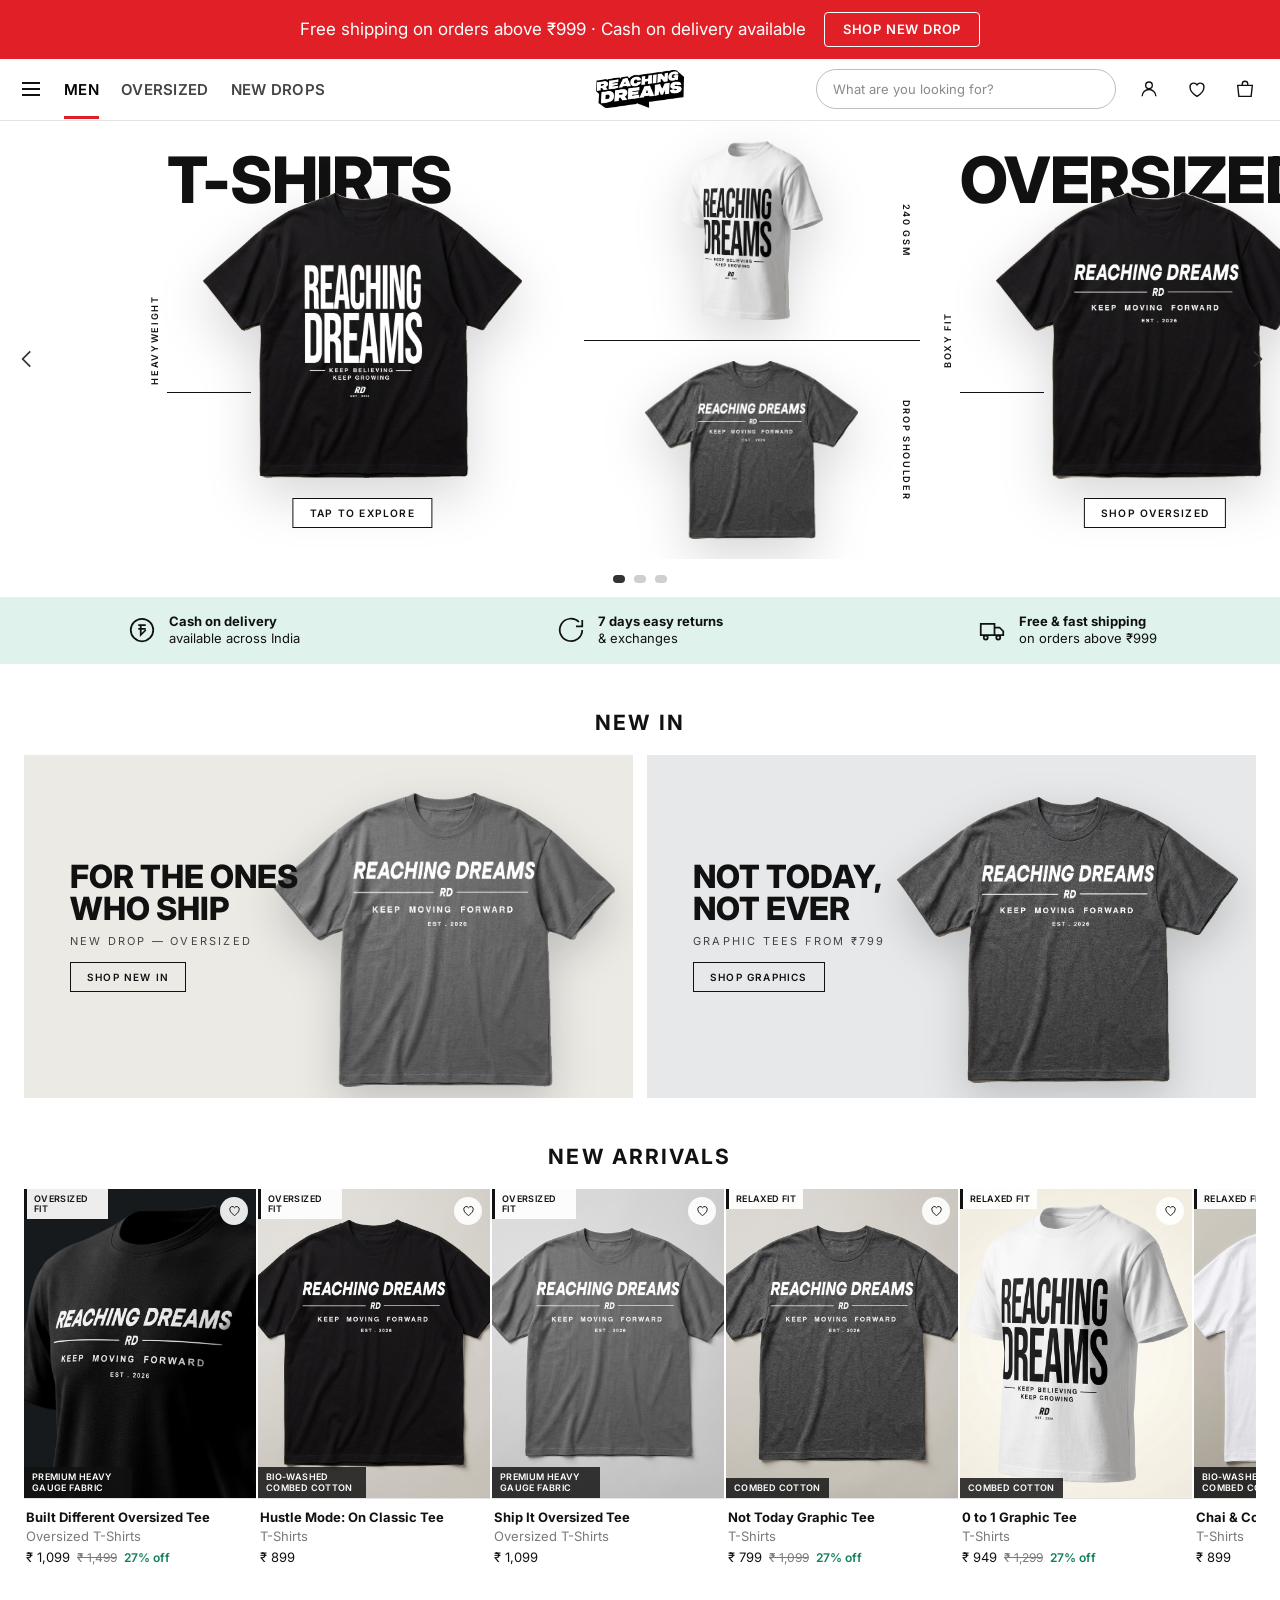
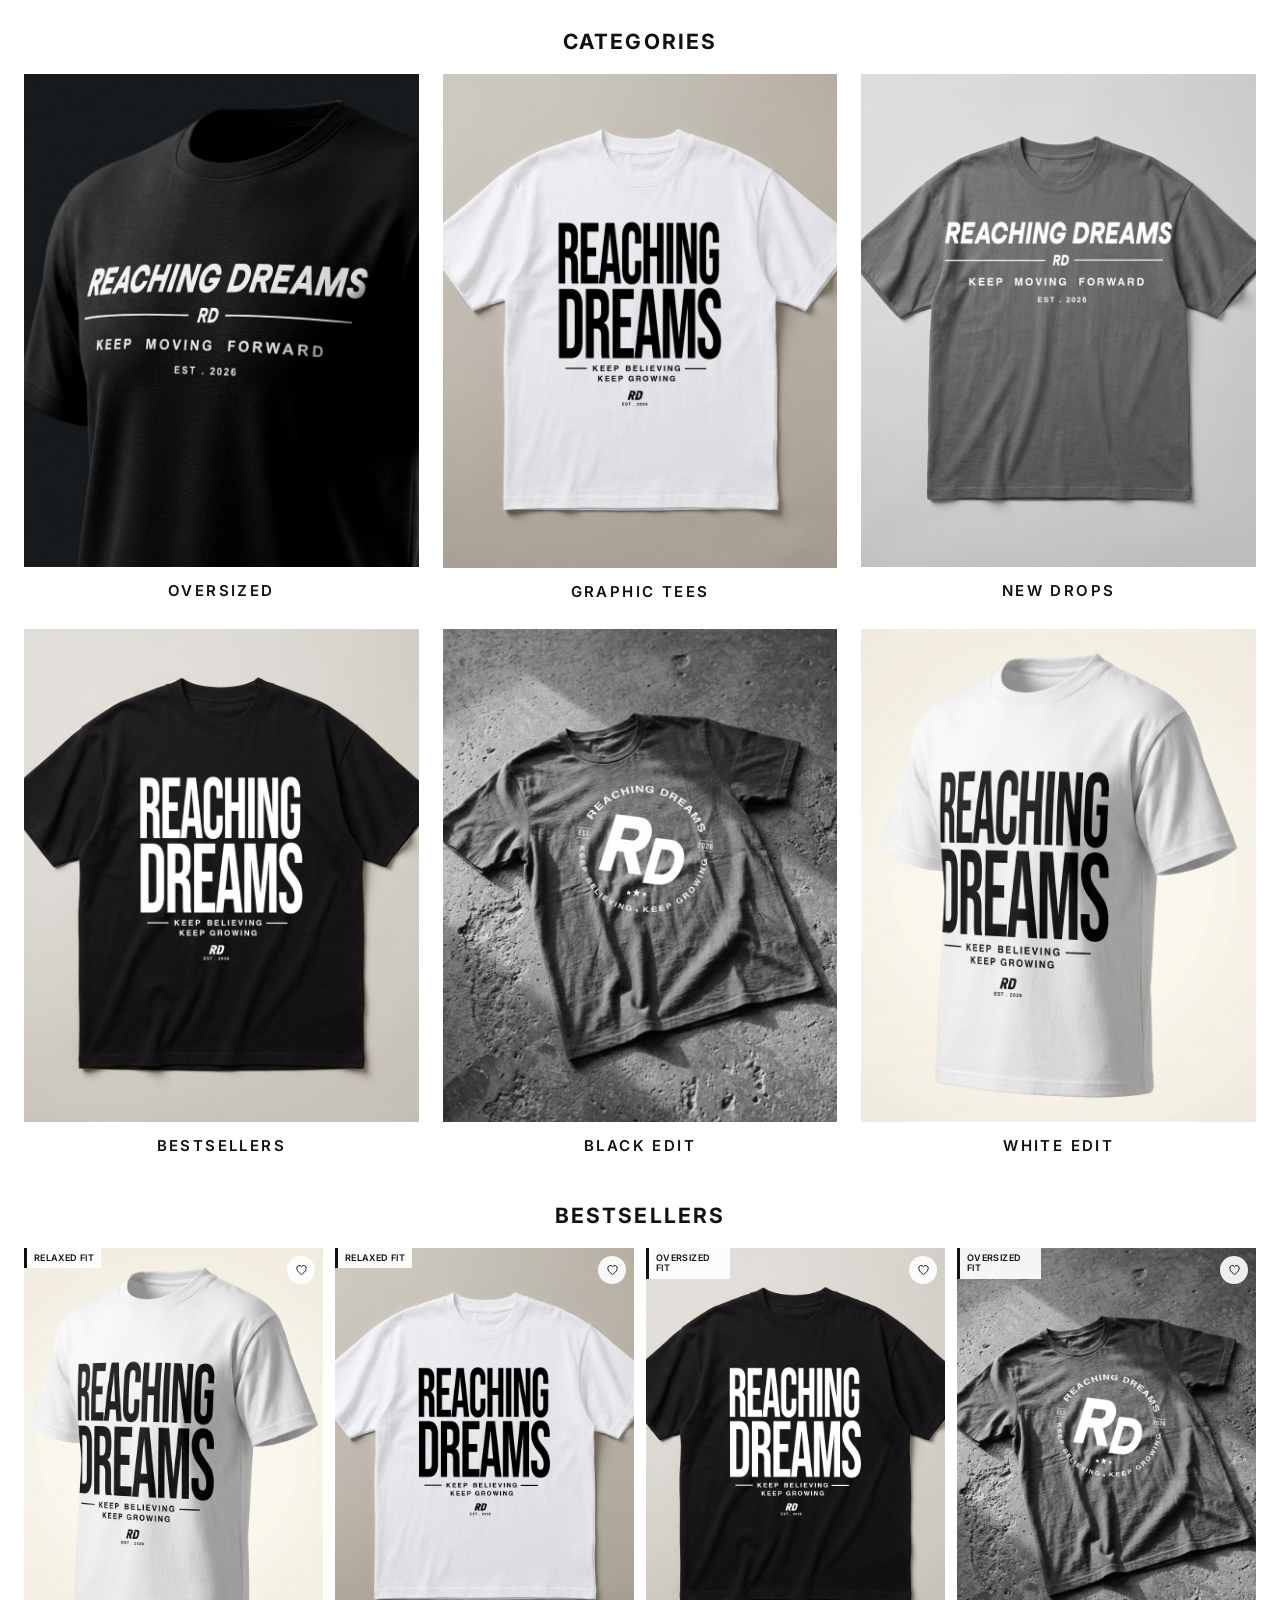
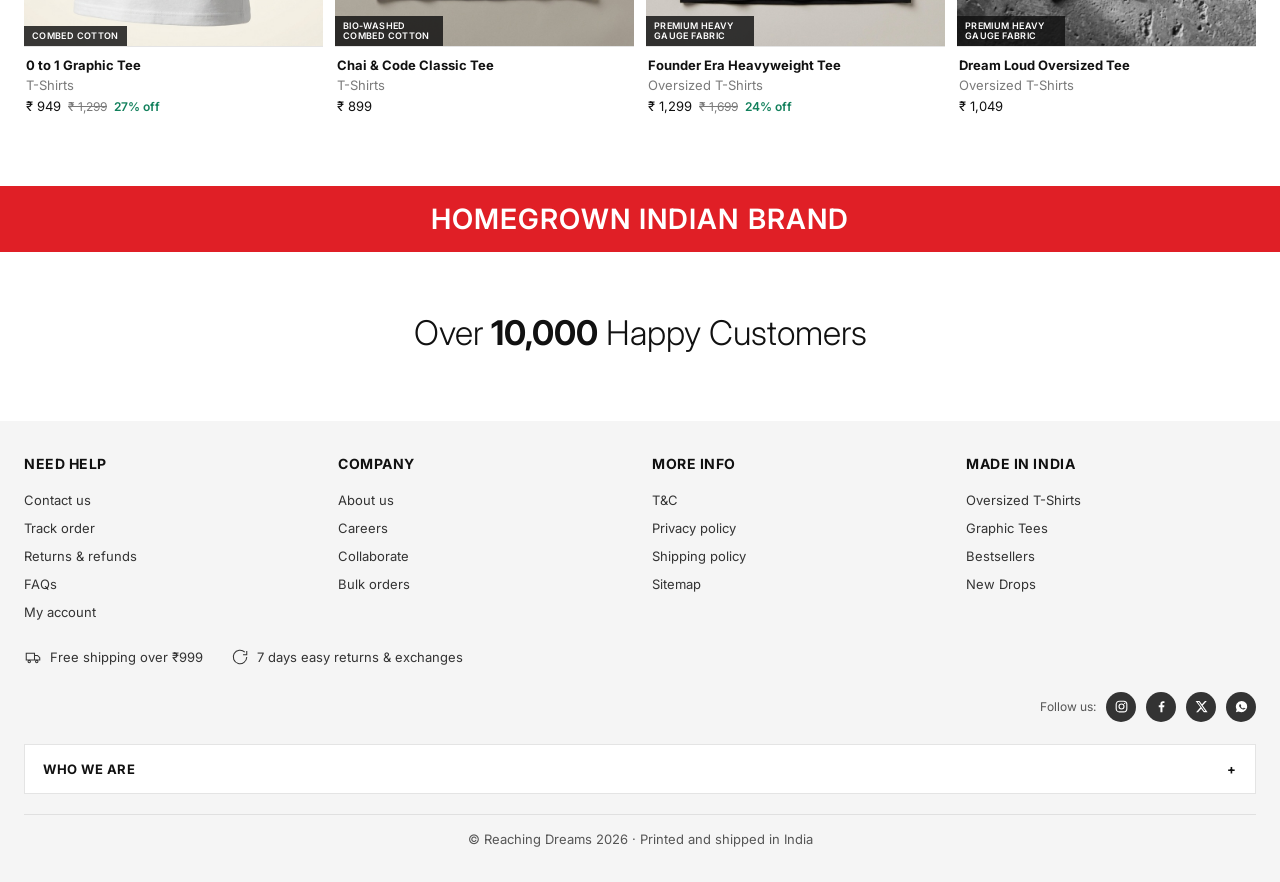
<file: index.html>
<!doctype html>
<html lang="en">
<head>
<meta charset="utf-8">
<meta name="viewport" content="width=device-width, initial-scale=1">
<title>Reaching Dreams — Oversized T-Shirts, Graphic Tees & Streetwear for Men</title>
<meta name="description" content="Reaching Dreams is a homegrown Indian streetwear label. Heavyweight oversized t-shirts, graphic tees and hoodies. COD available, 7-day easy returns, free shipping across India.">
<link rel="icon" href="assets/rd-favicon.png">
<link rel="preconnect" href="https://fonts.googleapis.com">
<link rel="preconnect" href="https://fonts.gstatic.com" crossorigin>
<link href="https://fonts.googleapis.com/css2?family=Inter:wght@300;400;500;600;700;800&display=swap" rel="stylesheet">
<link rel="stylesheet" href="styles.css">
</head>
<body data-page="home">

<div id="chrome-header"></div>

<main>
  <section class="hero">
    <button class="car-arrow prev" data-car="hero" data-dir="-1" aria-label="Previous">
      <svg viewBox="0 0 24 24" fill="none" stroke="currentColor" stroke-width="1.6"><path d="M15 5l-7 7 7 7"/></svg>
    </button>
    <button class="car-arrow next" data-car="hero" data-dir="1" aria-label="Next">
      <svg viewBox="0 0 24 24" fill="none" stroke="currentColor" stroke-width="1.6"><path d="M9 5l7 7-7 7"/></svg>
    </button>
    <div class="hero-track" id="hero">
      <a class="hero-slide" href="collection.html">
        <span class="cell big">
          <span class="vlabel left">Heavyweight</span>
          <span class="collage-title">T-Shirts</span>
          <img src="assets/cutouts/founder-era-heavyweight-tee.png" alt="Founder Era heavyweight tee">
          <span class="rule"></span>
          <span class="explore">Tap to explore</span>
        </span>
        <span class="col-right">
          <span class="cell">
            <img src="assets/cutouts/0-to-1-graphic-tee.png" alt="0 to 1 graphic tee">
            <span class="vlabel right">240 GSM</span>
          </span>
          <span class="cell">
            <img src="assets/cutouts/not-today-graphic-tee.png" alt="Not Today graphic tee">
            <span class="vlabel right">Drop shoulder</span>
          </span>
        </span>
      </a>

      <a class="hero-slide" href="collection.html?tag=oversized">
        <span class="cell big">
          <span class="vlabel left">Boxy fit</span>
          <span class="collage-title">Oversized</span>
          <img src="assets/cutouts/hustle-mode-on-classic-tee.png" alt="Hustle Mode oversized tee">
          <span class="rule"></span>
          <span class="explore">Shop oversized</span>
        </span>
        <span class="col-right">
          <span class="cell">
            <img src="assets/cutouts/ship-it-oversized-tee.png" alt="Ship It oversized tee">
            <span class="vlabel right">240 GSM</span>
          </span>
          <span class="cell">
            <img src="assets/cutouts/dream-loud-oversized-tee.png" alt="Dream Loud oversized tee">
            <span class="vlabel right">New drop</span>
          </span>
        </span>
      </a>

      <a class="hero-slide" href="collection.html?tag=graphic">
        <span class="cell big">
          <span class="vlabel left">Screen print</span>
          <span class="collage-title">Graphic Tees</span>
          <img src="assets/cutouts/chai-code-classic-tee.png" alt="Chai and Code classic tee">
          <span class="rule"></span>
          <span class="explore">From ₹799</span>
        </span>
        <span class="col-right">
          <span class="cell">
            <img src="assets/cutouts/0-to-1-graphic-tee.png" alt="0 to 1 graphic tee">
            <span class="vlabel right">Combed cotton</span>
          </span>
          <span class="cell">
            <img src="assets/cutouts/not-today-graphic-tee.png" alt="Not Today graphic tee">
            <span class="vlabel right">Bestseller</span>
          </span>
        </span>
      </a>
    </div>
    <div class="dots" data-dots="hero"></div>
  </section>

  <section class="usp">
    <div>
      <svg viewBox="0 0 24 24" fill="none" stroke="currentColor" stroke-width="1.4"><circle cx="12" cy="12" r="9"/><path d="M9 8h6M9 11h6M11 8v8l4-4"/></svg>
      <span><b>Cash on delivery</b><br>available across India</span>
    </div>
    <div>
      <svg viewBox="0 0 24 24" fill="none" stroke="currentColor" stroke-width="1.4"><path d="M21 12a9 9 0 1 1-2.6-6.4"/><path d="M21 4v5h-5"/></svg>
      <span><b>7 days easy returns</b><br>&amp; exchanges</span>
    </div>
    <div>
      <svg viewBox="0 0 24 24" fill="none" stroke="currentColor" stroke-width="1.4"><path d="M3 7h11v9H3zM14 10h4l3 3v3h-7z"/><circle cx="7" cy="18" r="1.6"/><circle cx="17" cy="18" r="1.6"/></svg>
      <span><b>Free &amp; fast shipping</b><br>on orders above ₹999</span>
    </div>
  </section>

  <div class="wrap">
    <h2 class="section-head">New In</h2>
    <div class="banners">
      <a class="banner" href="collection.html?tag=new-drops" style="--tint:#eceae5">
        <img src="assets/cutouts/ship-it-oversized-tee.png" alt="Ship It oversized tee">
        <div>
          <h3>For the ones<br>who ship</h3>
          <p>New drop — oversized</p>
          <span class="go">Shop new in</span>
        </div>
      </a>
      <a class="banner" href="collection.html?tag=graphic" style="--tint:#e6e8ea">
        <img src="assets/cutouts/not-today-graphic-tee.png" alt="Not Today graphic tee">
        <div>
          <h3>Not today,<br>not ever</h3>
          <p>Graphic tees from ₹799</p>
          <span class="go">Shop graphics</span>
        </div>
      </a>
    </div>

    <h2 class="section-head">New Arrivals</h2>
    <div class="rail-wrap">
      <div class="rail" id="rail-new"></div>
    </div>

    <h2 class="section-head">Categories</h2>
    <div class="cats" id="cats"></div>

    <h2 class="section-head">Bestsellers</h2>
    <div class="grid" id="grid-best"></div>
  </div>

  <div class="band">Homegrown Indian brand</div>
  <p class="happy">Over <b>10,000</b> Happy Customers</p>
</main>

<div id="chrome-footer"></div>
<script src="app.js"></script>
</body>
</html>
</file>
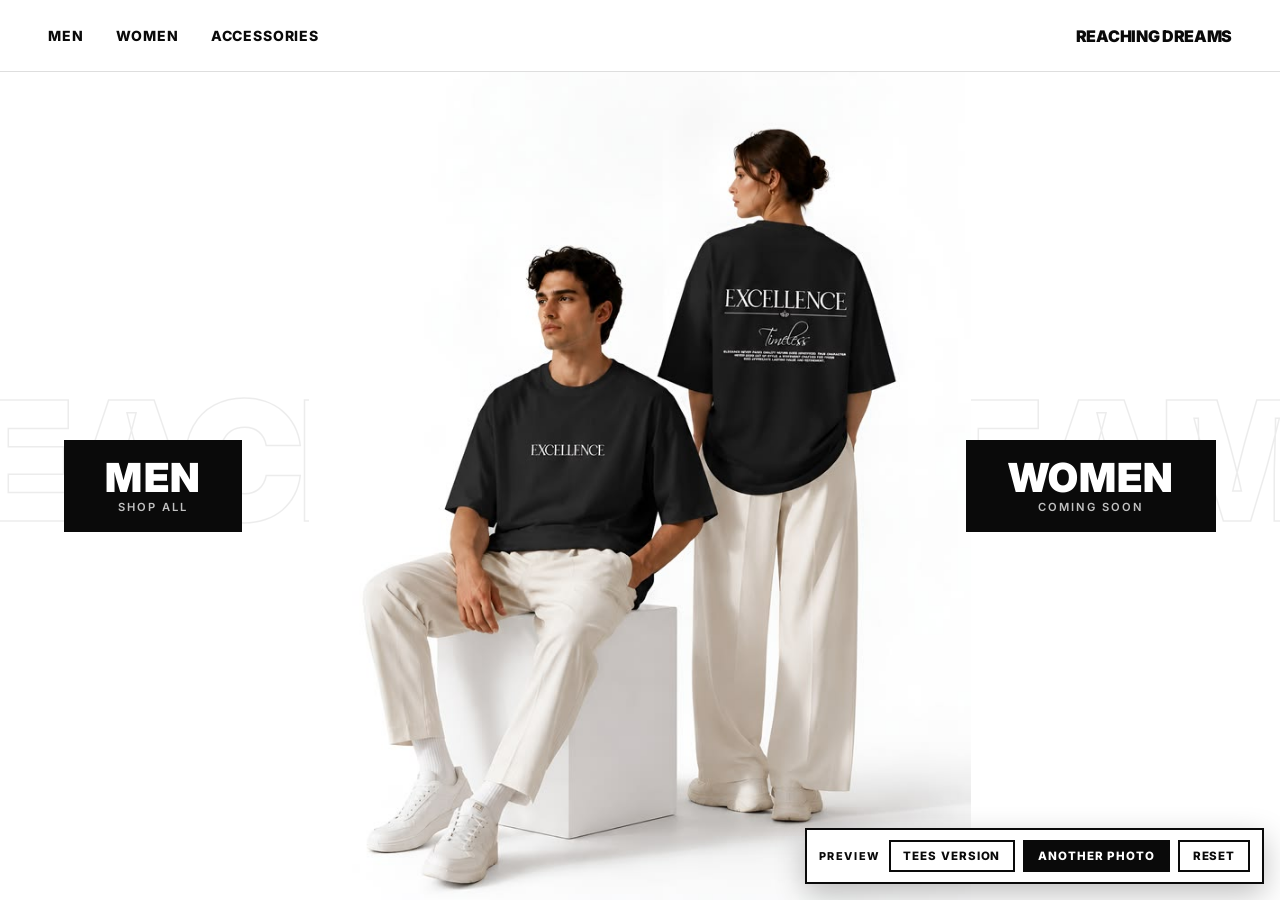
<file: preview/gateway/index.html>
<!doctype html>
<html lang="en">
<head>
<meta charset="utf-8">
<meta name="viewport" content="width=device-width, initial-scale=1">
<meta name="robots" content="noindex">
<title>Reaching Dreams — Gateway hero preview</title>
<link rel="preconnect" href="https://fonts.googleapis.com">
<link rel="preconnect" href="https://fonts.gstatic.com" crossorigin>
<link href="https://fonts.googleapis.com/css2?family=Inter:wght@400;600;700;800;900&display=swap" rel="stylesheet">
<style>
  *, *::before, *::after { box-sizing: border-box; }

  body {
    margin: 0;
    font-family: Inter, system-ui, -apple-system, "Segoe UI", sans-serif;
    background: #fff;
    color: #0a0a0a;
  }

  /* ------------------------------------------------------- fake store header */
  .bar {
    position: sticky;
    top: 0;
    z-index: 10;
    display: flex;
    align-items: center;
    gap: clamp(1rem, 4vw, 2.5rem);
    height: 72px;
    padding-inline: clamp(1rem, 4vw, 3rem);
    background: #fff;
    border-bottom: 1px solid #dedede;
  }

  .bar__nav { display: flex; gap: clamp(0.9rem, 3vw, 2rem); }

  .bar__nav a {
    font-size: 0.875rem;
    font-weight: 800;
    letter-spacing: 0.06em;
    text-transform: uppercase;
    color: #0a0a0a;
    text-decoration: none;
  }

  .bar__nav a:hover { text-decoration: underline; text-underline-offset: 4px; }

  .bar__logo {
    margin-inline-start: auto;
    font-weight: 900;
    letter-spacing: -0.02em;
    text-transform: uppercase;
    font-size: 1rem;
  }

  /* ------------------------------------------------------------------- gate */
  .rd-gate {
    position: relative;
    isolation: isolate;
    overflow: clip;
    background: #0a0a0a;
    color: #fff;
    min-height: 460px;
    height: calc(100svh - 72px);
    transition: opacity 0.45s ease, transform 0.45s ease;
  }

  .rd-gate.is-leaving { opacity: 0; transform: translateY(-24px); pointer-events: none; }
  .rd-gate.is-passed { display: none; }

  .rd-gate__media { position: absolute; inset: 0; z-index: 0; }
  .rd-gate__img { width: 100%; height: 100%; object-fit: cover; display: block; }

  .rd-gate__scrim {
    position: absolute;
    inset: 0;
    pointer-events: none;
    background:
      linear-gradient(to bottom, rgb(0 0 0 / 12%) 0%, transparent 30%, transparent 55%, rgb(0 0 0 / 38%) 100%),
      rgb(0 0 0 / 20%);
  }

  .rd-gate__doors {
    position: absolute;
    inset: 0;
    z-index: 3;
    display: flex;
    align-items: center;
    justify-content: space-between;
    gap: 1rem;
    padding-inline: clamp(1rem, 5vw, 5rem);
    pointer-events: none;
  }

  .rd-gate__door {
    pointer-events: auto;
    display: inline-flex;
    flex-direction: column;
    align-items: center;
    gap: 0.15rem;
    padding: clamp(0.6rem, 1.4vw, 0.95rem) clamp(1.4rem, 3vw, 2.6rem);
    border: 3px solid currentcolor;
    color: #fff;
    background: rgb(10 10 10 / 35%);
    backdrop-filter: blur(4px);
    text-decoration: none;
    text-transform: uppercase;
    cursor: pointer;
    font-family: inherit;
    transition: background 0.22s ease, color 0.22s ease, transform 0.22s ease, box-shadow 0.22s ease;
  }

  .rd-gate__door:hover,
  .rd-gate__door:focus-visible {
    color: #0a0a0a;
    background: #fff;
    transform: translateY(-3px);
    box-shadow: 0 14px 34px rgb(0 0 0 / 40%);
  }

  .rd-gate__label {
    font-size: clamp(1.35rem, 3.2vw, 2.5rem);
    font-weight: 900;
    line-height: 1;
    letter-spacing: 0.03em;
  }

  .rd-gate__sub { font-size: 0.7rem; font-weight: 600; letter-spacing: 0.18em; opacity: 0.85; }

  @media (prefers-reduced-motion: no-preference) {
    .rd-gate__door { animation: rd-gate-in 0.7s cubic-bezier(0.2, 0.7, 0.2, 1) backwards; animation-delay: calc(0.12s + var(--i, 0) * 0.09s); }
  }

  @keyframes rd-gate-in {
    from { opacity: 0; transform: translateY(14px); }
    to { opacity: 1; transform: translateY(0); }
  }

  /* ------------------------------------------- art mode: built from our tees */
  .rd-gate--art {
    background: radial-gradient(130% 100% at 50% 32%, #272727 0%, #111 55%, #050505 100%);
  }

  .rd-gate--art .rd-gate__media { display: none; }

  .rd-gate__bgword {
    position: absolute;
    top: 47%;
    left: 50%;
    transform: translate(-50%, -50%);
    z-index: 1;
    font-size: clamp(3rem, 13vw, 12rem);
    font-weight: 900;
    letter-spacing: -0.03em;
    text-transform: uppercase;
    white-space: nowrap;
    line-height: 1;
    color: transparent;
    -webkit-text-stroke: 1.5px #fff;
    opacity: 0.08;
    pointer-events: none;
    user-select: none;
  }

  .rd-gate__grain {
    position: absolute;
    inset: -50%;
    z-index: 2;
    opacity: 0.13;
    pointer-events: none;
    background-image: repeating-conic-gradient(rgb(255 255 255 / 9%) 0% 25%, transparent 0% 50%);
    background-size: 3px 3px;
    animation: rd-grain 6s steps(6) infinite;
  }

  @keyframes rd-grain {
    0% { transform: translate(0, 0); }
    20% { transform: translate(-3%, 2%); }
    40% { transform: translate(2%, -3%); }
    60% { transform: translate(-2%, -2%); }
    80% { transform: translate(3%, 3%); }
    100% { transform: translate(0, 0); }
  }

  .rd-gate--art .rd-gate__doors {
    display: grid;
    grid-template-columns: 1fr 1fr;
    align-items: stretch;
    gap: 0;
    padding: 0;
  }

  .rd-gate--art .rd-gate__door {
    position: relative;
    justify-content: flex-end;
    gap: clamp(1rem, 3vh, 2rem);
    padding: clamp(1.25rem, 4vh, 3rem) 0.75rem clamp(1.75rem, 6vh, 4rem);
    border: 0;
    background: transparent;
    backdrop-filter: none;
  }

  .rd-gate--art .rd-gate__door + .rd-gate__door::before {
    content: "";
    position: absolute;
    left: 0;
    top: 14%;
    bottom: 14%;
    width: 1px;
    background: linear-gradient(to bottom, transparent, rgb(255 255 255 / 22%), transparent);
  }

  .rd-gate__spot {
    position: absolute;
    left: 50%;
    top: 44%;
    width: min(86%, 520px);
    aspect-ratio: 1;
    transform: translate(-50%, -50%);
    background: radial-gradient(circle, rgb(255 255 255 / 14%) 0%, transparent 62%);
    pointer-events: none;
    opacity: 0.85;
    transition: opacity 0.35s ease;
  }

  .rd-gate__tee {
    width: min(74%, 360px);
    max-height: 52vh;
    object-fit: contain;
    margin-top: auto;
    filter: drop-shadow(0 34px 30px rgb(0 0 0 / 55%));
    transition: transform 0.45s cubic-bezier(0.2, 0.7, 0.2, 1);
  }

  .rd-gate--art .rd-gate__door:hover,
  .rd-gate--art .rd-gate__door:focus-visible {
    transform: none;
    box-shadow: none;
    background: transparent;
    color: #fff;
  }

  .rd-gate--art .rd-gate__door:hover .rd-gate__tee { transform: translateY(-12px) scale(1.03); }
  .rd-gate--art .rd-gate__door:hover .rd-gate__spot { opacity: 1; }

  .rd-gate--art .rd-gate__label {
    position: relative;
    padding: 0.55rem 1.7rem;
    border: 3px solid currentcolor;
    font-size: clamp(1.3rem, 3.4vw, 2.5rem);
    transition: background 0.22s ease, color 0.22s ease;
  }

  .rd-gate--art .rd-gate__door:hover .rd-gate__label { background: #fff; color: #0a0a0a; }
  .rd-gate--art .rd-gate__sub { margin-top: 0.45rem; }

  /* --------------------------------- fit mode: whole photo on white, uncropped */
  .rd-gate--fit { background: #fff; color: #0a0a0a; }
  .rd-gate--fit .rd-gate__media { display: block; }
  .rd-gate--fit .rd-gate__img { object-fit: contain; }
  .rd-gate--fit .rd-gate__scrim,
  .rd-gate--fit .rd-gate__grain,
  .rd-gate--fit .rd-gate__tee,
  .rd-gate--fit .rd-gate__spot { display: none; }

  .rd-gate--fit .rd-gate__bgword {
    z-index: -1;
    -webkit-text-stroke: 1.5px #0a0a0a;
    opacity: 0.07;
  }

  .rd-gate--fit .rd-gate__doors {
    display: flex;
    align-items: center;
    justify-content: space-between;
    padding-inline: clamp(1rem, 5vw, 5rem);
  }

  .rd-gate--fit .rd-gate__door {
    justify-content: center;
    gap: 0.15rem;
    padding: clamp(0.6rem, 1.4vw, 0.95rem) clamp(1.4rem, 3vw, 2.6rem);
    border: 3px solid #0a0a0a;
    background: #0a0a0a;
    color: #fff;
    backdrop-filter: none;
  }

  .rd-gate--fit .rd-gate__door:hover,
  .rd-gate--fit .rd-gate__door:focus-visible {
    background: #fff;
    color: #0a0a0a;
    transform: translateY(-3px);
    box-shadow: 0 14px 34px rgb(0 0 0 / 22%);
  }

  .rd-gate--fit .rd-gate__label {
    padding: 0;
    border: 0;
    font-size: clamp(1.35rem, 3.2vw, 2.5rem);
  }

  .rd-gate--fit .rd-gate__sub { opacity: 0.75; }

  /* -------------------------------------------------------------- coming soon */
  .rd-gate__soon {
    position: absolute;
    inset: 0;
    z-index: 5;
    display: grid;
    place-items: center;
    padding: 1rem;
    background: rgb(0 0 0 / 62%);
    backdrop-filter: blur(6px);
    opacity: 0;
    transition: opacity 0.25s ease;
  }

  .rd-gate__soon.is-open { opacity: 1; }
  .rd-gate__soon[hidden] { display: none; }

  .rd-gate__soon-card {
    width: min(92vw, 460px);
    padding: clamp(1.5rem, 4vw, 2.5rem);
    background: #fff;
    color: #0a0a0a;
    border: 3px solid #0a0a0a;
    text-align: center;
    transform: translateY(10px);
    transition: transform 0.28s cubic-bezier(0.2, 0.7, 0.2, 1);
  }

  .rd-gate__soon.is-open .rd-gate__soon-card { transform: translateY(0); }

  .rd-gate__soon-kicker {
    margin: 0 0 0.5rem;
    font-size: 0.72rem;
    font-weight: 700;
    letter-spacing: 0.22em;
    text-transform: uppercase;
    color: #666;
  }

  .rd-gate__soon-title {
    margin: 0 0 0.6rem;
    font-size: clamp(1.6rem, 5vw, 2.5rem);
    font-weight: 900;
    line-height: 1;
    text-transform: uppercase;
  }

  .rd-gate__soon-body { margin: 0 0 1.4rem; font-size: 0.95rem; line-height: 1.5; color: #444; }

  .rd-gate__soon-close {
    padding: 0.8rem 2rem;
    border: 3px solid #0a0a0a;
    background: #0a0a0a;
    color: #fff;
    font: inherit;
    font-weight: 800;
    letter-spacing: 0.1em;
    text-transform: uppercase;
    cursor: pointer;
    transition: background 0.2s ease, color 0.2s ease;
  }

  .rd-gate__soon-close:hover { background: #fff; color: #0a0a0a; }

  /* ------------------------------------------------- what sits behind the gate */
  .behind { padding: clamp(2.5rem, 8vw, 6rem) clamp(1rem, 5vw, 5rem); }

  .behind h2 {
    margin: 0 0 0.75rem;
    font-size: clamp(1.6rem, 5vw, 3rem);
    font-weight: 900;
    text-transform: uppercase;
    letter-spacing: -0.01em;
  }

  .behind p { margin: 0 0 1.5rem; max-width: 46ch; color: #444; line-height: 1.6; }
  .behind ul { margin: 0 0 2rem; padding-inline-start: 1.1rem; color: #444; line-height: 1.9; }

  .behind button {
    padding: 0.85rem 2rem;
    border: 3px solid #0a0a0a;
    background: #0a0a0a;
    color: #fff;
    font: inherit;
    font-weight: 800;
    letter-spacing: 0.1em;
    text-transform: uppercase;
    cursor: pointer;
  }

  .behind button:hover { background: #fff; color: #0a0a0a; }

  /* ----------------------------------------------------------------- try panel */
  .try {
    position: fixed;
    right: 1rem;
    bottom: 1rem;
    z-index: 50;
    display: flex;
    align-items: center;
    gap: 0.5rem;
    padding: 0.6rem 0.75rem;
    background: #fff;
    border: 2px solid #0a0a0a;
    box-shadow: 0 10px 30px rgb(0 0 0 / 25%);
  }

  .try span { font-size: 0.68rem; font-weight: 800; letter-spacing: 0.14em; text-transform: uppercase; }

  .try label,
  .try button {
    padding: 0.45rem 0.8rem;
    border: 2px solid #0a0a0a;
    background: #0a0a0a;
    color: #fff;
    font: inherit;
    font-size: 0.72rem;
    font-weight: 800;
    letter-spacing: 0.08em;
    text-transform: uppercase;
    cursor: pointer;
  }

  .try button { background: #fff; color: #0a0a0a; }
  .try input { display: none; }

  @media (max-width: 749px) {
    .rd-gate--photo .rd-gate__doors {
      flex-direction: column;
      align-items: stretch;
      justify-content: flex-end;
      gap: 0.6rem;
      padding-bottom: clamp(1.75rem, 8vh, 3.5rem);
    }

    .rd-gate--photo .rd-gate__door { padding-block: 0.75rem; }
    .rd-gate__tee { width: min(88%, 220px); max-height: 40vh; }

    /* keep the buttons off the photo on a phone */
    .rd-gate--fit .rd-gate__media { bottom: 6rem; }

    .rd-gate--fit .rd-gate__doors {
      flex-direction: column;
      align-items: stretch;
      justify-content: flex-end;
      gap: 0.6rem;
      padding-bottom: clamp(1.25rem, 4vh, 2rem);
    }

    .rd-gate--fit .rd-gate__door { padding-block: 0.7rem; }

    .try { left: 1rem; right: 1rem; justify-content: center; }
    .try span { display: none; }
  }
</style>
</head>
<body>

<header class="bar">
  <nav class="bar__nav">
    <a href="#" data-nav="men">Men</a>
    <a href="#" data-nav="soon" data-title="Women">Women</a>
    <a href="#" data-nav="soon" data-title="Accessories">Accessories</a>
  </nav>
  <div class="bar__logo">Reaching Dreams</div>
</header>

<section class="rd-gate rd-gate--fit" id="gate">
  <span class="rd-gate__bgword" aria-hidden="true">Reaching Dreams</span>
  <span class="rd-gate__grain" aria-hidden="true"></span>

  <div class="rd-gate__media" aria-hidden="true">
    <img class="rd-gate__img" id="gateImg" src="hero-couple.jpg" alt="">
    <span class="rd-gate__scrim"></span>
  </div>

  <div class="rd-gate__doors">
    <a class="rd-gate__door" href="#" style="--i:0" data-action="enter">
      <span class="rd-gate__spot" aria-hidden="true"></span>
      <img class="rd-gate__tee" src="tee-men.png" alt="" width="682" height="875">
      <span class="rd-gate__label">Men</span>
      <span class="rd-gate__sub">Shop all</span>
    </a>
    <a class="rd-gate__door" href="#" style="--i:1" data-action="soon" data-title="Women"
       data-body="Women's drops are on the way. Follow us to hear it first.">
      <span class="rd-gate__spot" aria-hidden="true"></span>
      <img class="rd-gate__tee" src="tee-women.png" alt="" width="682" height="875">
      <span class="rd-gate__label">Women</span>
      <span class="rd-gate__sub">Coming soon</span>
    </a>
  </div>

  <div class="rd-gate__soon" id="soon" hidden>
    <div class="rd-gate__soon-card" role="dialog" aria-modal="true" aria-labelledby="soonTitle">
      <p class="rd-gate__soon-kicker">Coming soon</p>
      <p class="rd-gate__soon-title" id="soonTitle"></p>
      <p class="rd-gate__soon-body" id="soonBody"></p>
      <button class="rd-gate__soon-close" id="soonClose" type="button">Back</button>
    </div>
  </div>
</section>

<div class="behind" id="behind" hidden>
  <h2>You are through the gate</h2>
  <p>On the real store this is where the whole home page appears, exactly as it is today:</p>
  <ul>
    <li>3D product hero with the cut-out tees</li>
    <li>Free shipping / COD / easy returns strip</li>
    <li>Shop by category tiles</li>
    <li>New Drops and Bestsellers</li>
    <li>Drop countdown, brand story, email signup</li>
  </ul>
  <button type="button" id="again">Show the gate again</button>
</div>

<div class="try">
  <span>Preview</span>
  <button type="button" id="mode">Tees version</button>
  <label>Another photo<input type="file" id="pick" accept="image/*"></label>
  <button type="button" id="reset">Reset</button>
</div>

<script>
  const gate = document.getElementById('gate');
  const soon = document.getElementById('soon');
  const soonTitle = document.getElementById('soonTitle');
  const soonBody = document.getElementById('soonBody');
  const behind = document.getElementById('behind');
  const gateImg = document.getElementById('gateImg');

  function openSoon(title, body) {
    soonTitle.textContent = title || '';
    soonBody.textContent = body || 'We are working on it. Check back shortly.';
    soon.hidden = false;
    requestAnimationFrame(() => soon.classList.add('is-open'));
    document.getElementById('soonClose').focus();
  }

  function closeSoon() {
    soon.classList.remove('is-open');
    soon.hidden = true;
  }

  function enter() {
    gate.classList.add('is-leaving');
    behind.hidden = false;
    setTimeout(() => gate.classList.add('is-passed'), 460);
  }

  document.querySelectorAll('[data-action]').forEach((el) => {
    el.addEventListener('click', (e) => {
      e.preventDefault();
      if (el.dataset.action === 'soon') openSoon(el.dataset.title, el.dataset.body);
      else enter();
    });
  });

  document.querySelectorAll('[data-nav]').forEach((el) => {
    el.addEventListener('click', (e) => {
      e.preventDefault();
      if (el.dataset.nav === 'soon') {
        if (gate.classList.contains('is-passed')) {
          gate.classList.remove('is-passed', 'is-leaving');
          behind.hidden = true;
        }
        openSoon(el.dataset.title);
      } else {
        enter();
      }
    });
  });

  document.getElementById('soonClose').addEventListener('click', closeSoon);
  soon.addEventListener('click', (e) => { if (e.target === soon) closeSoon(); });
  document.addEventListener('keydown', (e) => { if (e.key === 'Escape' && !soon.hidden) closeSoon(); });

  document.getElementById('again').addEventListener('click', () => {
    gate.classList.remove('is-passed', 'is-leaving');
    behind.hidden = true;
    window.scrollTo({ top: 0 });
  });

  const modeBtn = document.getElementById('mode');

  function setMode(mode) {
    gate.classList.remove('rd-gate--fit', 'rd-gate--art');
    gate.classList.add('rd-gate--' + mode);
    modeBtn.textContent = mode === 'fit' ? 'Tees version' : 'Photo version';
  }

  modeBtn.addEventListener('click', () => {
    setMode(gate.classList.contains('rd-gate--fit') ? 'art' : 'fit');
  });

  document.getElementById('pick').addEventListener('change', (e) => {
    const file = e.target.files && e.target.files[0];
    if (!file) return;
    gateImg.src = URL.createObjectURL(file);
    setMode('fit');
  });

  document.getElementById('reset').addEventListener('click', () => {
    gateImg.src = 'hero-couple.jpg';
    gate.classList.remove('is-passed', 'is-leaving');
    setMode('fit');
    behind.hidden = true;
    closeSoon();
  });
</script>

</body>
</html>
</file>
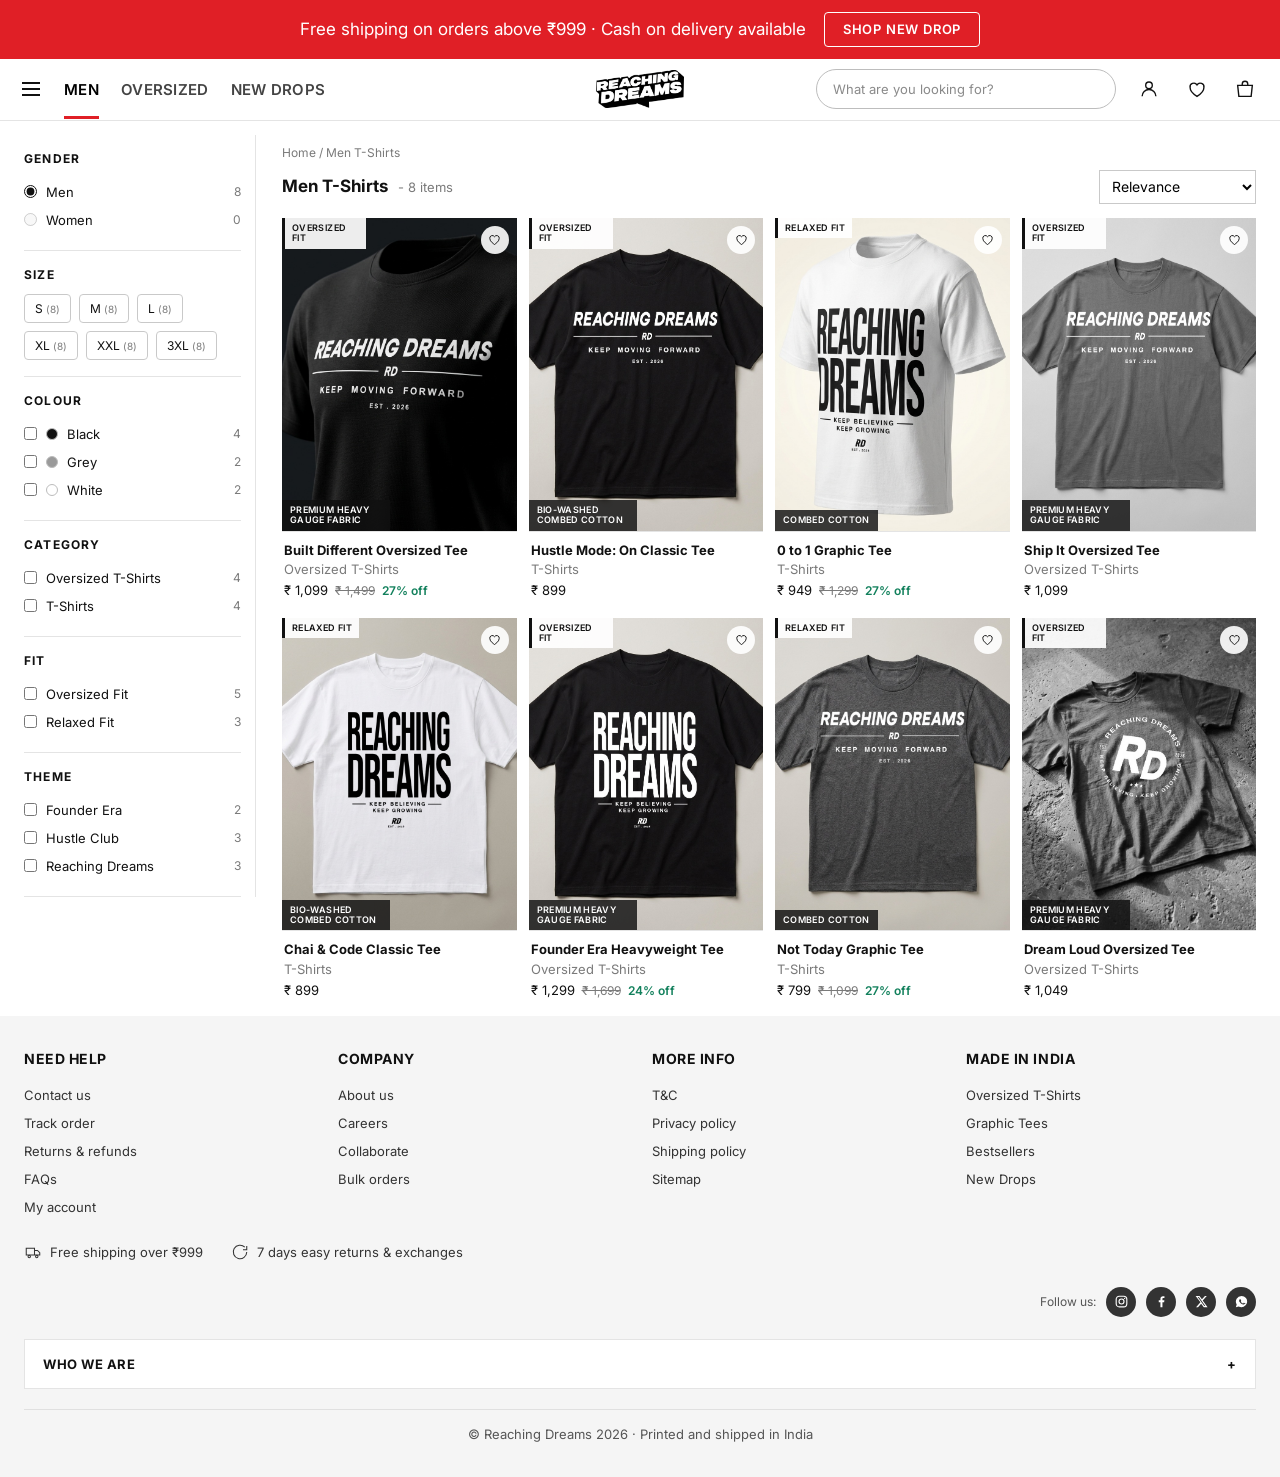
<file: collection.html>
<!doctype html>
<html lang="en">
<head>
<meta charset="utf-8">
<meta name="viewport" content="width=device-width, initial-scale=1">
<title>Men's T-Shirts — Reaching Dreams</title>
<meta name="description" content="Shop oversized t-shirts, graphic tees and heavyweight cotton streetwear from Reaching Dreams. Filter by size, colour, fit and theme.">
<link rel="icon" href="assets/rd-favicon.png">
<link rel="preconnect" href="https://fonts.googleapis.com">
<link rel="preconnect" href="https://fonts.gstatic.com" crossorigin>
<link href="https://fonts.googleapis.com/css2?family=Inter:wght@300;400;500;600;700;800&display=swap" rel="stylesheet">
<link rel="stylesheet" href="styles.css">
</head>
<body data-page="collection">

<div id="chrome-header"></div>

<main class="wrap">
  <button class="filter-toggle" id="filter-toggle">Filter &amp; sort</button>
  <div class="plp">
    <aside class="filters" id="filters"></aside>
    <section>
      <nav class="crumbs"><a href="index.html">Home</a> / <span id="crumb-now">Men T-Shirts</span></nav>
      <div class="plp-head">
        <h1 id="plp-title">Men T-Shirts</h1>
        <span id="plp-count"></span>
        <select id="sort">
          <option value="relevance">Relevance</option>
          <option value="new">What's New</option>
          <option value="low">Price: Low to High</option>
          <option value="high">Price: High to Low</option>
        </select>
      </div>
      <div class="grid" id="plp-grid"></div>
      <p class="empty" id="plp-empty" hidden>No products match these filters.</p>
    </section>
  </div>
</main>

<div id="chrome-footer"></div>
<script src="app.js"></script>
</body>
</html>
</file>
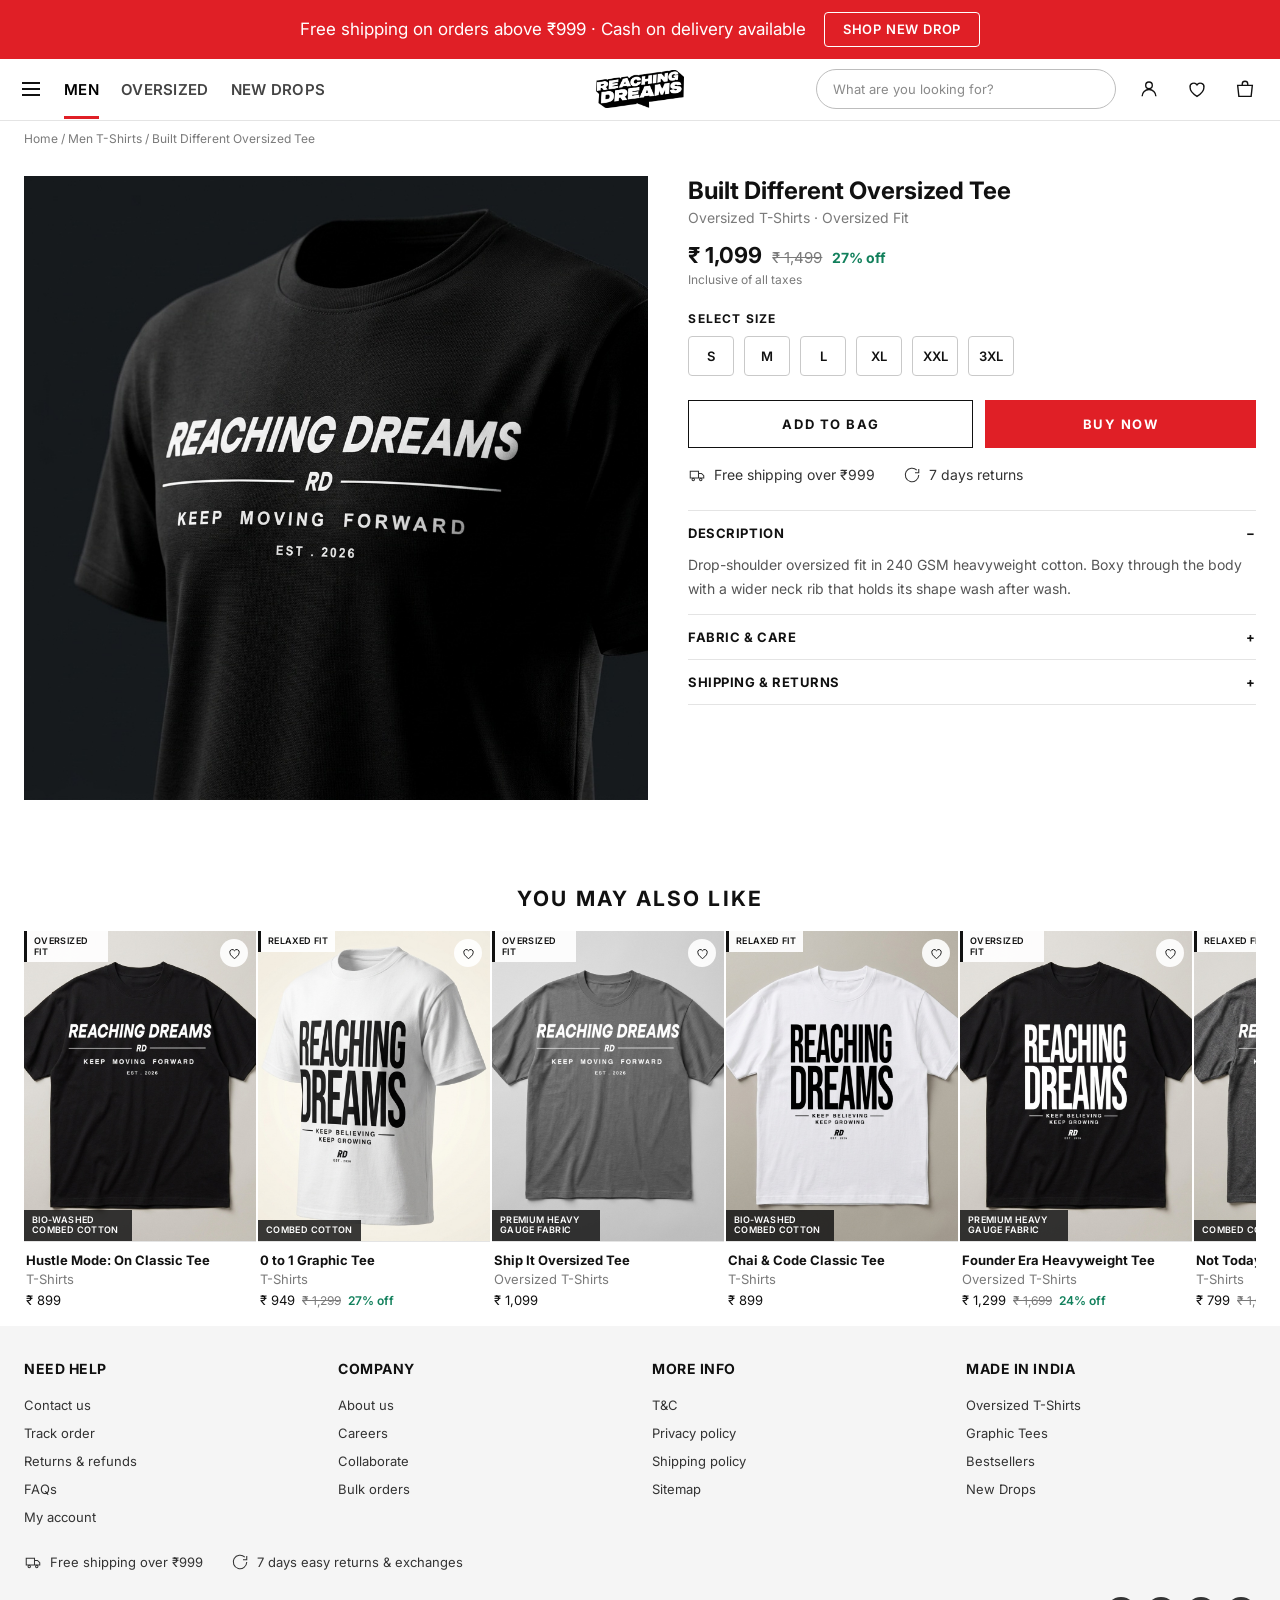
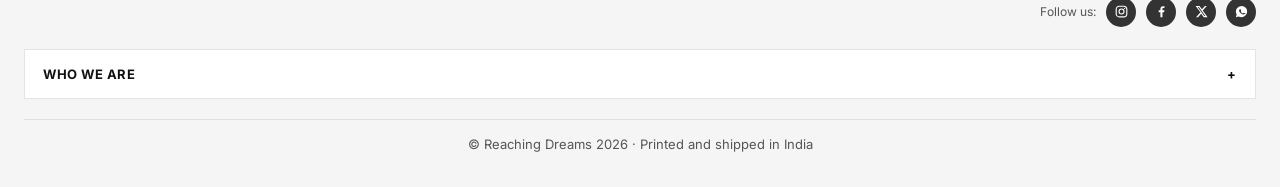
<file: product.html>
<!doctype html>
<html lang="en">
<head>
<meta charset="utf-8">
<meta name="viewport" content="width=device-width, initial-scale=1">
<title>Reaching Dreams</title>
<meta name="description" content="Heavyweight cotton tees from Reaching Dreams — oversized and relaxed fits, printed in India.">
<link rel="icon" href="assets/rd-favicon.png">
<link rel="preconnect" href="https://fonts.googleapis.com">
<link rel="preconnect" href="https://fonts.gstatic.com" crossorigin>
<link href="https://fonts.googleapis.com/css2?family=Inter:wght@300;400;500;600;700;800&display=swap" rel="stylesheet">
<link rel="stylesheet" href="styles.css">
</head>
<body data-page="product">

<div id="chrome-header"></div>

<main class="wrap">
  <nav class="crumbs"><a href="index.html">Home</a> / <a href="collection.html">Men T-Shirts</a> / <span id="crumb-now"></span></nav>
  <div class="pdp" id="pdp"></div>

  <h2 class="section-head">You may also like</h2>
  <div class="rail-wrap"><div class="rail" id="rail-more"></div></div>
</main>

<div id="chrome-footer"></div>
<script src="app.js"></script>
</body>
</html>
</file>
<file: styles.css>
/* Reaching Dreams — storefront
   Layout system modelled on large-format Indian D2C apparel stores:
   centered logo header with gender tabs, peek carousel, product rails,
   faceted left-rail PLP. Swap --accent to re-skin the whole site. */

:root {
  --accent: #e01f26;
  --ink: #111;
  --muted: #7a7a7a;
  --line: #e4e4e4;
  --mint: #dff2ec;
  --grey-bg: #f5f5f5;
  --header-h: 62px;
  --maxw: 1440px;
  --pad: 24px;
}

* { box-sizing: border-box; }

html { -webkit-text-size-adjust: 100%; }

body {
  margin: 0;
  font-family: Inter, "Helvetica Neue", Arial, sans-serif;
  font-size: 14px;
  color: var(--ink);
  background: #fff;
  -webkit-font-smoothing: antialiased;
}

img { display: block; max-width: 100%; }
a { color: inherit; text-decoration: none; }
button { font: inherit; color: inherit; background: none; border: 0; cursor: pointer; }
input, select { font: inherit; }

.wrap { max-width: var(--maxw); margin: 0 auto; padding: 0 var(--pad); }

/* ---------- header ---------- */

.header {
  position: sticky;
  top: 0;
  z-index: 60;
  height: var(--header-h);
  background: #fff;
  border-bottom: 1px solid var(--line);
  display: grid;
  grid-template-columns: 1fr auto 1fr;
  align-items: center;
  padding: 0 20px;
  gap: 16px;
}

.header-left { display: flex; align-items: center; gap: 22px; min-width: 0; }
.header-right { display: flex; align-items: center; justify-content: flex-end; gap: 18px; }

.burger { display: flex; flex-direction: column; gap: 4px; padding: 6px 2px; }
.burger span { display: block; width: 18px; height: 2px; background: var(--ink); }

.tabs { display: flex; gap: 22px; }
.tabs a {
  font-size: 15px;
  font-weight: 600;
  letter-spacing: .02em;
  color: #444;
  padding: 20px 0 17px;
  border-bottom: 3px solid transparent;
  white-space: nowrap;
}
.tabs a:hover { color: #000; }
.tabs a.active { color: #000; border-bottom-color: var(--accent); }

.brand img { height: 38px; width: auto; }

.search {
  display: flex;
  align-items: center;
  gap: 8px;
  width: 300px;
  height: 40px;
  padding: 0 14px;
  border: 1px solid #bdbdbd;
  border-radius: 999px;
}
.search input { flex: 1; min-width: 0; border: 0; outline: 0; background: none; font-size: 13px; }
.search input::placeholder { color: #8a8a8a; }
.search button { display: flex; }

.icon-btn { position: relative; display: flex; padding: 4px; }
.icon-btn svg { width: 22px; height: 22px; }
.bag-count {
  position: absolute;
  top: -2px;
  right: -4px;
  min-width: 16px;
  height: 16px;
  padding: 0 4px;
  border-radius: 999px;
  background: var(--accent);
  color: #fff;
  font-size: 10px;
  font-weight: 700;
  line-height: 16px;
  text-align: center;
}
.bag-count[hidden] { display: none; }

/* nav drawer */
.drawer {
  position: fixed;
  inset: 0 auto 0 0;
  width: 290px;
  max-width: 84vw;
  background: #fff;
  z-index: 90;
  transform: translateX(-100%);
  transition: transform .25s ease;
  overflow-y: auto;
  padding: 22px 24px 40px;
}
.drawer.open { transform: none; }
.scrim {
  position: fixed;
  inset: 0;
  background: rgba(0, 0, 0, .45);
  z-index: 80;
  opacity: 0;
  pointer-events: none;
  transition: opacity .25s ease;
}
.scrim.open { opacity: 1; pointer-events: auto; }
.drawer h4 {
  margin: 26px 0 10px;
  font-size: 11px;
  letter-spacing: .14em;
  text-transform: uppercase;
  color: var(--muted);
}
.drawer h4:first-child { margin-top: 6px; }
.drawer a { display: block; padding: 9px 0; font-size: 14px; font-weight: 500; }

/* ---------- hero ---------- */

.hero { position: relative; background: #fff; padding: 0 0 10px; }
.hero-track {
  display: flex;
  gap: 14px;
  overflow-x: auto;
  scroll-snap-type: x mandatory;
  scroll-behavior: smooth;
  scrollbar-width: none;
  align-items: flex-start;
  padding: 0 11%;
}
.hero-track::-webkit-scrollbar { display: none; }
/* collage slide: cut-out tees on white, oversized display type behind them,
   rotated edge labels and hairline rules — the mobile banner pattern */
.hero-slide {
  position: relative;
  flex: 0 0 78%;
  scroll-snap-align: center;
  aspect-ratio: 16 / 9;
  overflow: hidden;
  background: #fff;
  display: grid;
  grid-template-columns: 1.32fr 1fr;
  grid-template-rows: minmax(0, 1fr);
}
.hero-slide .cell {
  position: relative;
  display: grid;
  place-items: center;
  overflow: hidden;
  min-width: 0;
}
.hero-slide .col-right { display: grid; grid-template-rows: minmax(0, 1fr) minmax(0, 1fr); min-width: 0; }
.hero-slide .col-right .cell + .cell { border-top: 1px solid #111; }
/* absolute insets, not percentage max-height: a nested grid row is not a
   definite height, so % max-height on the image silently fails to resolve */
.hero-slide img {
  position: absolute;
  top: 9%;
  left: 10%;
  width: 80%;
  height: 82%;
  max-width: none;
  object-fit: contain;
  z-index: 2;
  filter: drop-shadow(0 18px 26px rgba(0, 0, 0, .16));
}
.cell.big img { top: 16%; left: 14%; width: 72%; height: 66%; }

.collage-title {
  position: absolute;
  top: 7%;
  left: 6%;
  z-index: 1;
  font-size: clamp(28px, 5vw, 74px);
  line-height: .86;
  font-weight: 800;
  letter-spacing: -.02em;
  text-transform: uppercase;
  color: #111;
}
.vlabel {
  position: absolute;
  top: 50%;
  z-index: 3;
  writing-mode: vertical-rl;
  font-size: clamp(8px, .72vw, 11px);
  font-weight: 600;
  letter-spacing: .18em;
  text-transform: uppercase;
  color: #111;
}
.vlabel.left { left: 8px; transform: translateY(-50%) rotate(180deg); }
.vlabel.right { right: 8px; transform: translateY(-50%); }
.hero-slide .rule {
  position: absolute;
  left: 6%;
  top: 62%;
  width: 84px;
  height: 1px;
  background: #111;
  z-index: 1;
}
.explore {
  position: absolute;
  bottom: 7%;
  left: 50%;
  transform: translateX(-50%);
  z-index: 3;
  padding: 8px 16px;
  border: 1px solid #111;
  background: #fff;
  font-size: clamp(9px, .8vw, 12px);
  font-weight: 600;
  letter-spacing: .12em;
  text-transform: uppercase;
  white-space: nowrap;
}

/* announcement bar */
.announce {
  background: var(--accent);
  color: #fff;
  display: flex;
  align-items: center;
  justify-content: center;
  gap: 18px;
  padding: 12px 16px;
  font-size: clamp(13px, 1.4vw, 17px);
  line-height: 1.3;
  text-align: center;
}
.announce a {
  flex: none;
  padding: 8px 18px;
  border: 1px solid #fff;
  border-radius: 4px;
  font-size: 13px;
  font-weight: 600;
  letter-spacing: .06em;
  text-transform: uppercase;
}

.car-arrow {
  position: absolute;
  top: 50%;
  transform: translateY(-50%);
  z-index: 5;
  width: 34px;
  height: 34px;
  display: grid;
  place-items: center;
  color: #333;
}
.car-arrow.prev { left: 8px; }
.car-arrow.next { right: 8px; }
.car-arrow svg { width: 26px; height: 26px; }

.dots { display: flex; justify-content: center; gap: 9px; padding: 16px 0 4px; }
.dots button { width: 8px; height: 8px; border-radius: 999px; background: #cfcfcf; }
.dots button.on { background: #333; }

/* ---------- usp strip ---------- */

.usp {
  background: var(--mint);
  display: grid;
  grid-template-columns: repeat(3, 1fr);
}
.usp div {
  display: flex;
  align-items: center;
  justify-content: center;
  gap: 12px;
  padding: 16px 10px;
  font-size: 13px;
  line-height: 1.35;
  font-weight: 600;
}
.usp svg { width: 30px; height: 30px; flex: none; }
.usp span { font-weight: 400; display: block; }

/* ---------- sections ---------- */

.section-head {
  margin: 46px 0 20px;
  text-align: center;
  font-size: 21px;
  font-weight: 700;
  letter-spacing: .1em;
  text-transform: uppercase;
}

.rail-wrap { position: relative; }
.rail {
  display: grid;
  grid-auto-flow: column;
  grid-auto-columns: minmax(232px, 1fr);
  gap: 2px;
  overflow-x: auto;
  scroll-snap-type: x proximity;
  scroll-behavior: smooth;
  scrollbar-width: none;
}
.rail::-webkit-scrollbar { display: none; }
.rail > * { scroll-snap-align: start; }

.grid {
  display: grid;
  grid-template-columns: repeat(4, 1fr);
  gap: 2px 12px;
}

/* ---------- product card ---------- */

.card { position: relative; padding-bottom: 18px; }
.card-media { position: relative; aspect-ratio: 3 / 4; overflow: hidden; background: var(--grey-bg); }
.card-media img { width: 100%; height: 100%; object-fit: cover; transition: transform .5s ease; }
.card:hover .card-media img { transform: scale(1.04); }

.fit-badge {
  position: absolute;
  top: 0;
  left: 0;
  padding: 5px 7px;
  background: rgba(255, 255, 255, .92);
  border-left: 3px solid #111;
  font-size: 9px;
  font-weight: 600;
  line-height: 1.15;
  letter-spacing: .04em;
  text-transform: uppercase;
  max-width: 84px;
}
.fabric-badge {
  position: absolute;
  left: 0;
  bottom: 0;
  padding: 5px 8px;
  background: rgba(17, 17, 17, .82);
  color: #fff;
  font-size: 9px;
  font-weight: 600;
  line-height: 1.15;
  letter-spacing: .04em;
  text-transform: uppercase;
  max-width: 108px;
}
.wish {
  position: absolute;
  top: 8px;
  right: 8px;
  width: 28px;
  height: 28px;
  display: grid;
  place-items: center;
  border-radius: 999px;
  background: rgba(255, 255, 255, .9);
}
.wish svg { width: 15px; height: 15px; }
.wish.on svg { fill: var(--accent); stroke: var(--accent); }

.card-body { padding: 10px 2px 0; border-top: 1px solid var(--line); margin-top: 0; }
.card-title {
  font-size: 13px;
  font-weight: 700;
  line-height: 1.25;
  overflow: hidden;
  text-overflow: ellipsis;
  white-space: nowrap;
}
.card-cat { margin-top: 3px; font-size: 13px; color: var(--muted); }
.card-price { margin-top: 5px; font-size: 13px; display: flex; gap: 7px; align-items: baseline; }
.card-price s { color: var(--muted); font-size: 12px; }
.card-price em { font-style: normal; color: #12805c; font-size: 12px; font-weight: 600; }

/* ---------- category tiles ---------- */

.cats { display: grid; grid-template-columns: repeat(3, 1fr); gap: 26px 24px; }
.cat-tile img { aspect-ratio: 4 / 5; object-fit: cover; width: 100%; background: var(--grey-bg); }
.cat-tile span {
  display: block;
  padding: 14px 0 2px;
  text-align: center;
  font-size: 15px;
  font-weight: 600;
  letter-spacing: .16em;
  text-transform: uppercase;
}

/* ---------- banner rail ---------- */

.banners { display: grid; grid-template-columns: repeat(2, 1fr); gap: 14px; }
.banner {
  position: relative;
  aspect-ratio: 16 / 9;
  overflow: hidden;
  background: var(--tint, #f2f2f2);
  display: flex;
  align-items: center;
}
.banner img {
  position: absolute;
  right: 3%;
  bottom: 0;
  height: 92%;
  width: auto;
  max-width: 56%;
  object-fit: contain;
  filter: drop-shadow(0 16px 22px rgba(0, 0, 0, .18));
}
.banner div {
  position: relative;
  z-index: 2;
  display: flex;
  flex-direction: column;
  justify-content: center;
  padding: 0 clamp(20px, 4vw, 46px);
  color: #111;
  max-width: 58%;
}
.banner h3 { margin: 0; font-size: clamp(19px, 2.5vw, 34px); line-height: 1; text-transform: uppercase; font-weight: 800; }
.banner p { margin: 9px 0 0; font-size: 11px; letter-spacing: .2em; text-transform: uppercase; color: #444; }
.banner .go {
  margin-top: 14px;
  align-self: flex-start;
  padding: 8px 16px;
  border: 1px solid #111;
  font-size: 10px;
  font-weight: 600;
  letter-spacing: .12em;
  text-transform: uppercase;
}

/* ---------- brand band ---------- */

.band {
  margin-top: 54px;
  background: var(--accent);
  color: #fff;
  padding: 16px 20px;
  text-align: center;
  font-size: clamp(18px, 2.4vw, 28px);
  font-weight: 600;
  letter-spacing: .04em;
  text-transform: uppercase;
}
.happy { padding: 26px 20px 34px; text-align: center; font-size: clamp(22px, 3vw, 34px); font-weight: 300; }
.happy b { font-weight: 700; }

/* ---------- footer ---------- */

.footer { background: var(--grey-bg); padding: 34px 0 22px; font-size: 13px; }
.footer-cols { display: grid; grid-template-columns: repeat(4, 1fr); gap: 24px; }
.footer h4 { margin: 0 0 14px; font-size: 14px; font-weight: 700; letter-spacing: .04em; text-transform: uppercase; }
.footer a { display: block; padding: 6px 0; color: #333; }
.footer a:hover { color: var(--accent); }
.footer-perks { display: flex; gap: 28px; margin: 22px 0 0; color: #333; }
.footer-perks div { display: flex; align-items: center; gap: 8px; }
.footer-perks svg { width: 18px; height: 18px; }

.socials { display: flex; align-items: center; justify-content: flex-end; gap: 10px; margin-top: 26px; }
.socials a { width: 30px; height: 30px; border-radius: 999px; background: #333; color: #fff; display: grid; place-items: center; }
.socials svg { width: 15px; height: 15px; }

.who {
  margin-top: 22px;
  background: #fff;
  border: 1px solid var(--line);
  padding: 16px 18px;
}
.who summary { list-style: none; cursor: pointer; display: flex; justify-content: space-between; font-weight: 700; letter-spacing: .04em; text-transform: uppercase; }
.who summary::-webkit-details-marker { display: none; }
.who p { color: #555; line-height: 1.65; margin: 14px 0 0; }
.legal { margin-top: 20px; padding-top: 16px; border-top: 1px solid #e0e0e0; text-align: center; color: #555; }

/* ---------- PLP ---------- */

.plp { display: grid; grid-template-columns: 232px 1fr; gap: 26px; align-items: start; padding-top: 14px; }
.filters { position: sticky; top: calc(var(--header-h) + 12px); max-height: calc(100vh - var(--header-h) - 24px); overflow-y: auto; padding-right: 14px; border-right: 1px solid var(--line); }
.fgroup { padding: 16px 0; border-bottom: 1px solid var(--line); }
.fgroup > h5 { margin: 0 0 12px; font-size: 12px; font-weight: 700; letter-spacing: .1em; text-transform: uppercase; }
.chips { display: flex; flex-wrap: wrap; gap: 8px; }
.chip {
  padding: 6px 10px;
  border: 1px solid #c9c9c9;
  border-radius: 4px;
  font-size: 12px;
}
.chip small { color: var(--muted); }
.chip.on { border-color: #111; background: #111; color: #fff; }
.chip.on small { color: #ddd; }
.frow { display: flex; align-items: center; gap: 9px; padding: 6px 0; font-size: 13px; cursor: pointer; }
.frow input { margin: 0; accent-color: #111; }
.frow .count { margin-left: auto; color: var(--muted); font-size: 12px; }
.sw { width: 12px; height: 12px; border-radius: 999px; border: 1px solid #bbb; }

.plp-head { display: flex; align-items: baseline; gap: 10px; padding: 4px 0 14px; }
.plp-head h1 { margin: 0; font-size: 17px; font-weight: 700; }
.plp-head span { color: var(--muted); font-size: 13px; }
.plp-head select { margin-left: auto; height: 34px; padding: 0 8px; border: 1px solid #c9c9c9; background: #fff; }
.crumbs { padding: 10px 0 6px; font-size: 12px; color: var(--muted); }
.empty { padding: 60px 0; text-align: center; color: var(--muted); }
.filter-toggle { display: none; }

/* ---------- PDP ---------- */

.pdp { display: grid; grid-template-columns: 1.1fr 1fr; gap: 40px; padding: 24px 0 40px; align-items: start; }
.pdp-gallery { display: grid; grid-template-columns: 1fr 1fr; gap: 6px; }
.pdp-gallery.single { grid-template-columns: 1fr; }
.pdp-gallery img { width: 100%; aspect-ratio: 3 / 4; object-fit: cover; background: var(--grey-bg); }
.pdp-gallery.single img { aspect-ratio: 1 / 1; }
.pdp-info { position: sticky; top: calc(var(--header-h) + 20px); }
.pdp-info h1 { margin: 0 0 4px; font-size: 24px; font-weight: 700; }
.pdp-cat { color: var(--muted); }
.pdp-price { margin: 16px 0 4px; font-size: 22px; font-weight: 700; display: flex; gap: 10px; align-items: baseline; }
.pdp-price s { font-size: 15px; font-weight: 400; color: var(--muted); }
.pdp-price em { font-style: normal; font-size: 14px; color: #12805c; }
.tax { color: var(--muted); font-size: 12px; }
.size-head { margin: 24px 0 10px; font-size: 12px; font-weight: 700; letter-spacing: .1em; text-transform: uppercase; }
.sizes { display: flex; flex-wrap: wrap; gap: 10px; }
.size {
  width: 46px;
  height: 40px;
  border: 1px solid #c9c9c9;
  border-radius: 4px;
  font-size: 13px;
  font-weight: 600;
}
.size.on { border-color: #111; background: #111; color: #fff; }
.actions { display: flex; gap: 12px; margin: 24px 0 8px; }
.btn {
  flex: 1;
  height: 48px;
  font-size: 13px;
  font-weight: 700;
  letter-spacing: .12em;
  text-transform: uppercase;
}
.btn-primary { background: var(--accent); color: #fff; }
.btn-ghost { border: 1px solid #111; }
.pdp-notes { margin-top: 26px; border-top: 1px solid var(--line); }
.pdp-notes details { border-bottom: 1px solid var(--line); padding: 14px 0; }
.pdp-notes summary { list-style: none; cursor: pointer; font-weight: 700; font-size: 13px; letter-spacing: .04em; text-transform: uppercase; display: flex; justify-content: space-between; }
.pdp-notes summary::-webkit-details-marker { display: none; }
.pdp-notes p { margin: 12px 0 0; color: #555; line-height: 1.7; }

/* ---------- bag drawer ---------- */

.bag {
  position: fixed;
  top: 0;
  right: 0;
  bottom: 0;
  width: 380px;
  max-width: 92vw;
  background: #fff;
  z-index: 90;
  transform: translateX(100%);
  transition: transform .25s ease;
  display: flex;
  flex-direction: column;
}
.bag.open { transform: none; }
.bag header { display: flex; align-items: center; justify-content: space-between; padding: 18px 20px; border-bottom: 1px solid var(--line); font-weight: 700; letter-spacing: .1em; text-transform: uppercase; font-size: 13px; }
.bag-items { flex: 1; overflow-y: auto; padding: 8px 20px; }
.bag-item { display: grid; grid-template-columns: 66px 1fr auto; gap: 12px; padding: 14px 0; border-bottom: 1px solid var(--line); }
.bag-item img { width: 66px; aspect-ratio: 3 / 4; object-fit: cover; }
.bag-item b { font-size: 13px; display: block; }
.bag-item small { color: var(--muted); }
.bag-foot { padding: 16px 20px 22px; border-top: 1px solid var(--line); }
.bag-total { display: flex; justify-content: space-between; font-weight: 700; margin-bottom: 14px; }
.bag-foot .btn { width: 100%; }
.bag-foot p { margin: 10px 0 0; font-size: 11px; color: var(--muted); text-align: center; }

/* ---------- responsive ---------- */

@media (max-width: 1000px) {
  :root { --pad: 14px; }
  .header {
    height: auto;
    grid-template-columns: auto 1fr auto;
    grid-template-rows: var(--header-h) auto;
    padding: 0 14px;
    row-gap: 0;
  }
  .search { display: none; }
  .header-left { display: contents; }
  .burger { grid-row: 1; grid-column: 1; align-self: center; }
  .brand { grid-row: 1; grid-column: 2; justify-self: center; }
  .header-right { grid-row: 1; grid-column: 3; }
  .tabs {
    grid-row: 2;
    grid-column: 1 / -1;
    margin: 0 -14px;
    border-top: 1px solid var(--line);
    gap: 0;
  }
  .tabs a { flex: 1; text-align: center; padding: 13px 0 10px; }
  .announce { flex-direction: column; gap: 10px; padding: 12px 16px 14px; }
  .announce a { align-self: center; }
  .grid { grid-template-columns: repeat(2, 1fr); }
  .cats { grid-template-columns: repeat(2, 1fr); gap: 18px 12px; }
  .banners { grid-template-columns: 1fr; }
  .hero-track { padding: 0 6px; }
  .hero-slide { flex-basis: 97%; aspect-ratio: 7 / 8; grid-template-columns: 1.15fr 1fr; }
  .car-arrow { display: none; }
  .cell.big img { top: 20%; left: 5%; width: 90%; height: 56%; }
  .banner { aspect-ratio: 16 / 10; }
  .banner div { max-width: 58%; }
  .banner img { max-width: 44%; height: 84%; }
  .collage-title { font-size: clamp(30px, 9vw, 60px); }
  .vlabel { font-size: 10px; }
  .explore { font-size: 10px; }
  .usp { grid-template-columns: 1fr; }
  .usp div { justify-content: flex-start; padding: 11px 16px; }
  .footer-cols { grid-template-columns: repeat(2, 1fr); }
  .socials { justify-content: flex-start; }
  .plp { grid-template-columns: 1fr; }
  .filters {
    position: fixed;
    inset: 0 auto 0 0;
    width: 300px;
    max-width: 88vw;
    z-index: 90;
    background: #fff;
    max-height: none;
    padding: 18px 18px 60px;
    transform: translateX(-100%);
    transition: transform .25s ease;
    border-right: 0;
  }
  .filters.open { transform: none; }
  .filter-toggle {
    display: block;
    width: 100%;
    height: 42px;
    margin: 6px 0 4px;
    border: 1px solid #111;
    font-size: 12px;
    font-weight: 700;
    letter-spacing: .12em;
    text-transform: uppercase;
  }
  .pdp { grid-template-columns: 1fr; gap: 22px; }
  .pdp-gallery { grid-template-columns: 1fr; }
  .pdp-info { position: static; }
}
</file>
